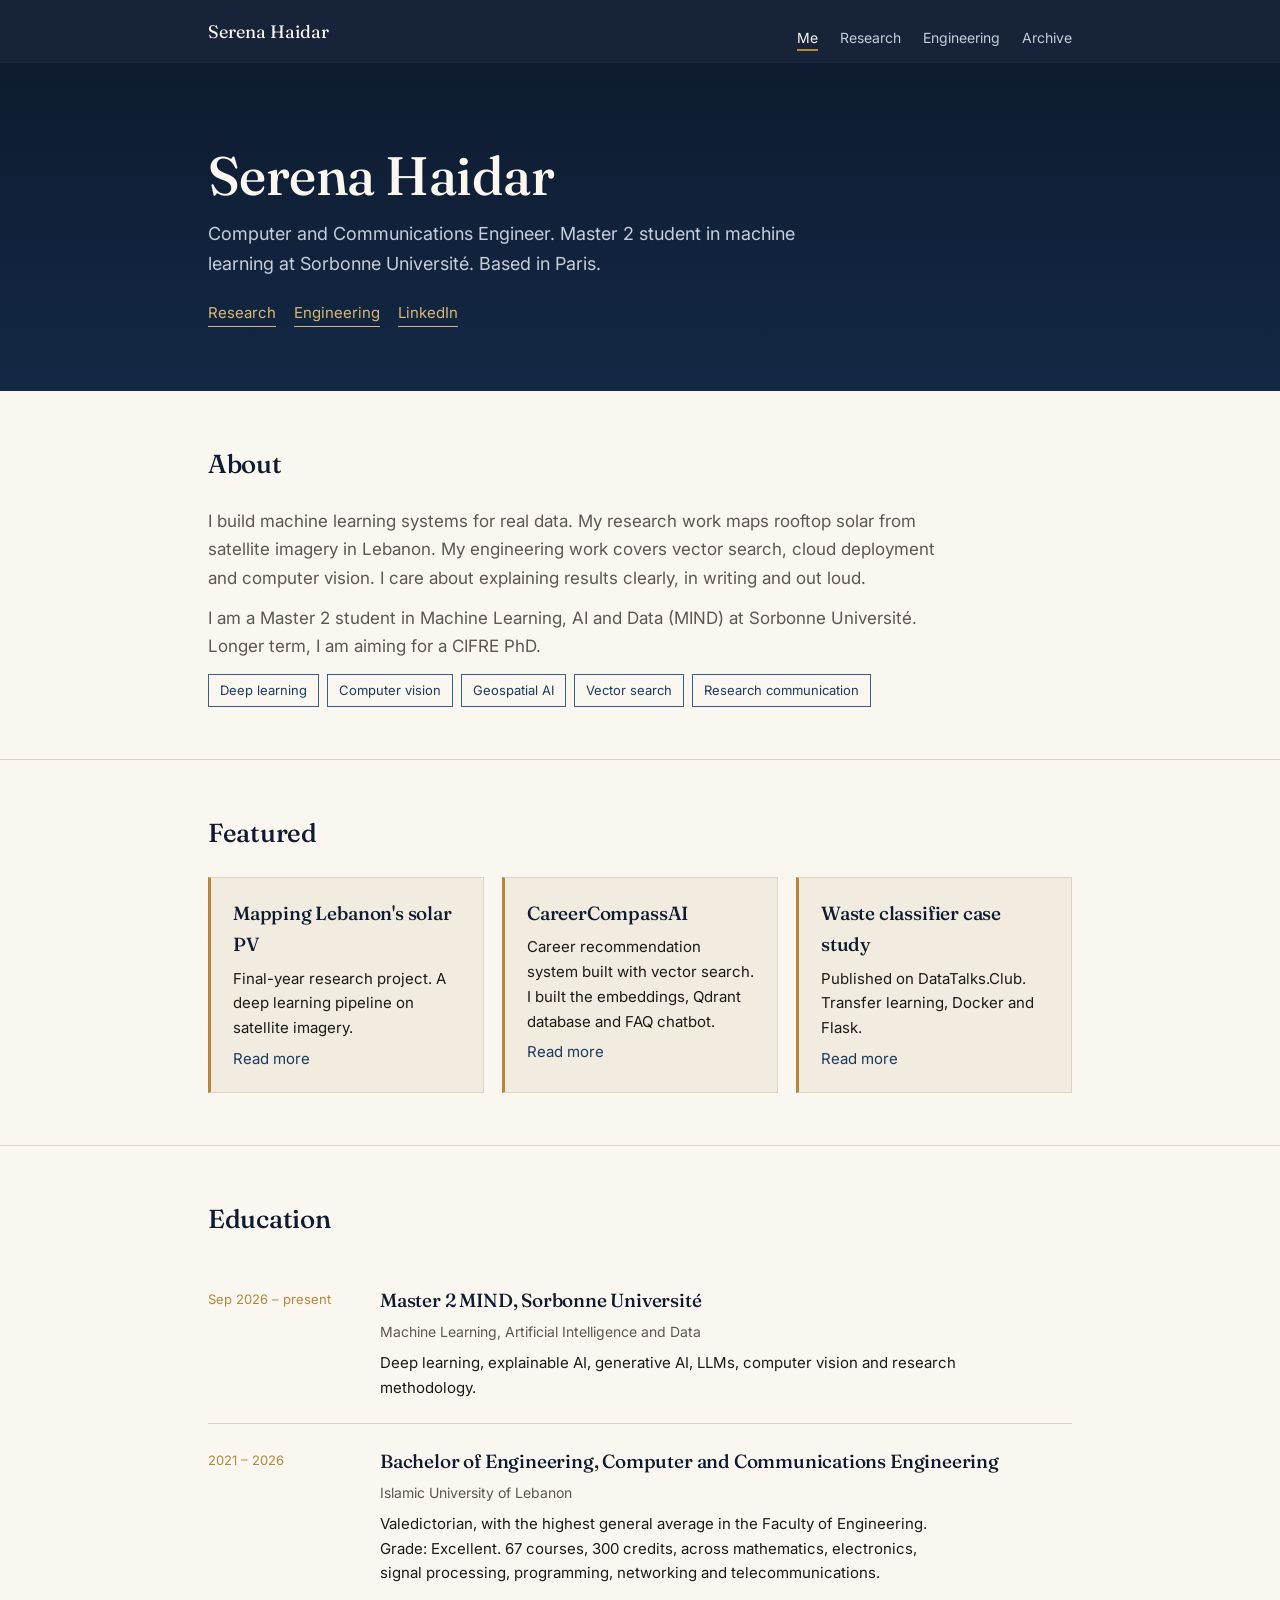
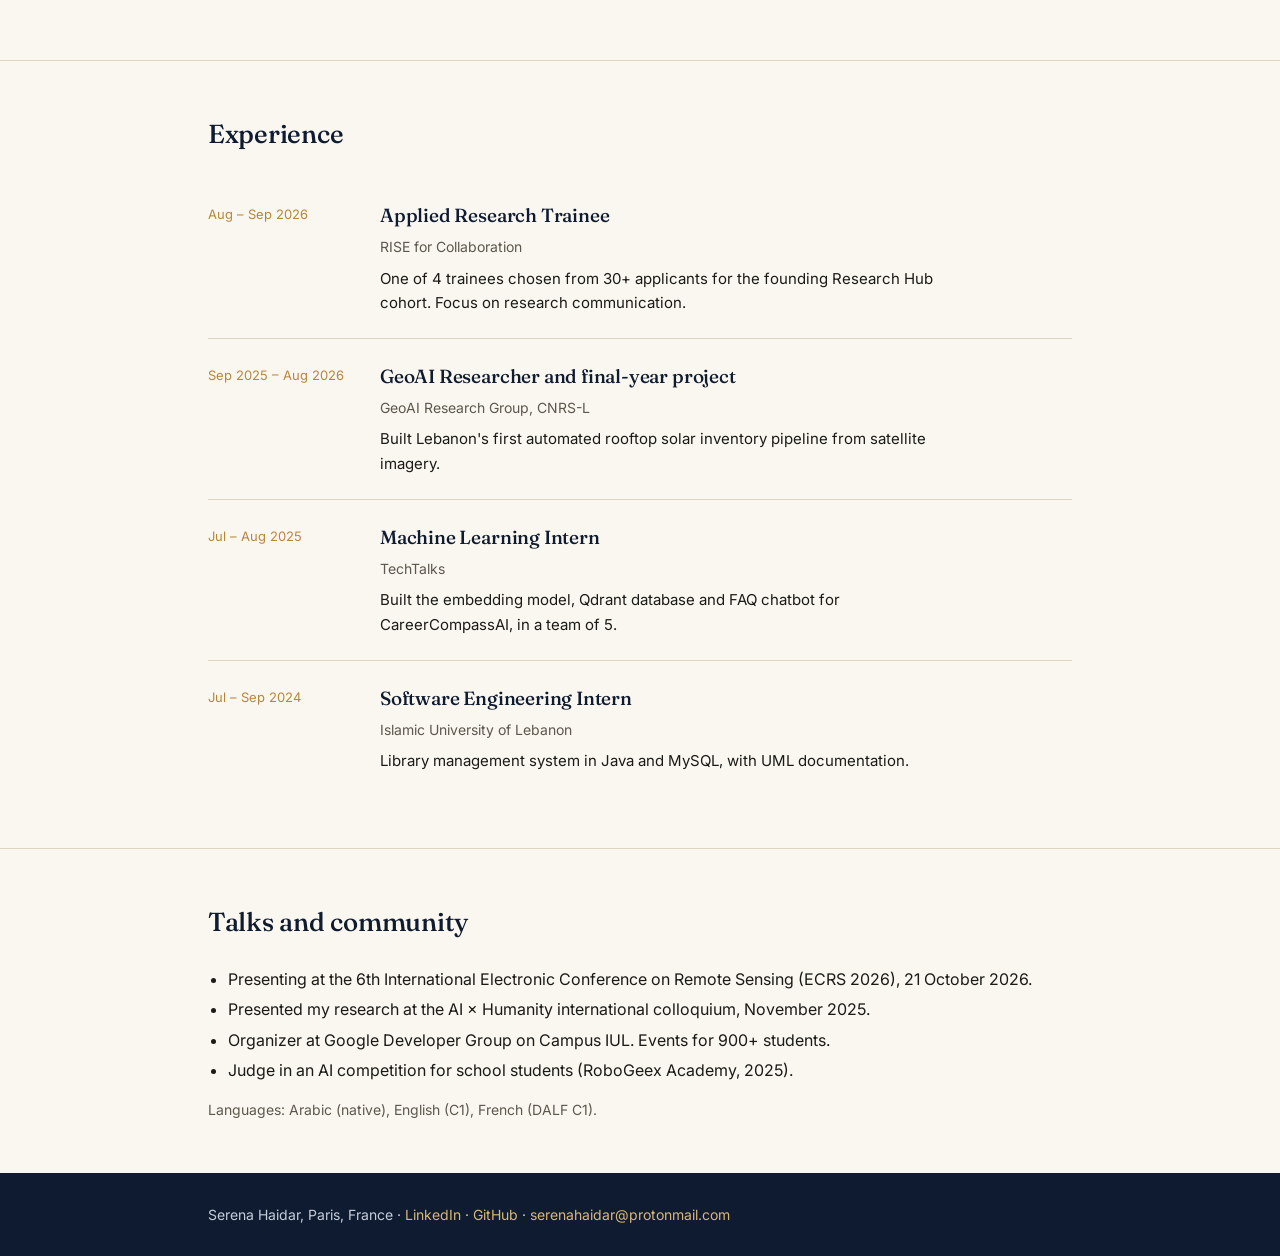
<file: index.html>
<!DOCTYPE html>
<html lang="en"><head><meta charset="UTF-8"><meta name="viewport" content="width=device-width,initial-scale=1">
<title>Me | Serena Haidar</title>
<link rel="preconnect" href="https://fonts.googleapis.com"><link rel="preconnect" href="https://fonts.gstatic.com" crossorigin>
<link href="https://fonts.googleapis.com/css2?family=Fraunces:opsz,wght@9..144,400;9..144,500;9..144,600&family=Inter:wght@400;500;600&display=swap" rel="stylesheet">
<link rel="stylesheet" href="style.css"></head><body>
<nav><div class="wrap"><span class="brand">Serena Haidar</span><ul><li><a href="index.html" aria-current="page">Me</a></li><li><a href="research.html">Research</a></li><li><a href="engineering.html">Engineering</a></li><li><a href="archive.html">Archive</a></li></ul></div></nav>
<header class="hero"><div class="wrap"><h1>Serena Haidar</h1><p>Computer and Communications Engineer. Master 2 student in machine learning at Sorbonne Université. Based in Paris.</p>
<div class="links"><a href="research.html">Research</a><a href="engineering.html">Engineering</a><a href="https://linkedin.com/in/serena-haidar">LinkedIn</a></div></div></header>
<section><div class="wrap"><h2>About</h2>
<p class="lede">I build machine learning systems for real data. My research work maps rooftop solar from satellite imagery in Lebanon. My engineering work covers vector search, cloud deployment and computer vision. I care about explaining results clearly, in writing and out loud.</p>
<p class="lede">I am a Master 2 student in Machine Learning, AI and Data (MIND) at Sorbonne Université. Longer term, I am aiming for a CIFRE PhD.</p>
<div class="tags"><span>Deep learning</span><span>Computer vision</span><span>Geospatial AI</span><span>Vector search</span><span>Research communication</span></div></div></section>
<section><div class="wrap"><h2>Featured</h2><div class="grid">
<div class="card"><h3>Mapping Lebanon's solar PV</h3><p>Final-year research project. A deep learning pipeline on satellite imagery.</p><p><a href="research.html">Read more</a></p></div>
<div class="card"><h3>CareerCompassAI</h3><p>Career recommendation system built with vector search. I built the embeddings, Qdrant database and FAQ chatbot.</p><p><a href="engineering.html">Read more</a></p></div>
<div class="card"><h3>Waste classifier case study</h3><p>Published on DataTalks.Club. Transfer learning, Docker and Flask.</p><p><a href="research.html#writing">Read more</a></p></div>
</div></div></section>
<section><div class="wrap"><h2>Education</h2>
<div class="item"><div class="date">Sep 2026 – present</div><div><h3>Master 2 MIND, Sorbonne Université</h3><div class="org">Machine Learning, Artificial Intelligence and Data</div><p>Deep learning, explainable AI, generative AI, LLMs, computer vision and research methodology.</p></div></div>
<div class="item"><div class="date">2021 – 2026</div><div><h3>Bachelor of Engineering, Computer and Communications Engineering</h3><div class="org">Islamic University of Lebanon</div><p>Valedictorian, with the highest general average in the Faculty of Engineering. Grade: Excellent. 67 courses, 300 credits, across mathematics, electronics, signal processing, programming, networking and telecommunications.</p></div></div>
</div></section>
<section><div class="wrap"><h2>Experience</h2>
<div class="item"><div class="date">Aug – Sep 2026</div><div><h3>Applied Research Trainee</h3><div class="org">RISE for Collaboration</div><p>One of 4 trainees chosen from 30+ applicants for the founding Research Hub cohort. Focus on research communication.</p></div></div>
<div class="item"><div class="date">Sep 2025 – Aug 2026</div><div><h3>GeoAI Researcher and final-year project</h3><div class="org">GeoAI Research Group, CNRS-L</div><p>Built Lebanon's first automated rooftop solar inventory pipeline from satellite imagery.</p></div></div>
<div class="item"><div class="date">Jul – Aug 2025</div><div><h3>Machine Learning Intern</h3><div class="org">TechTalks</div><p>Built the embedding model, Qdrant database and FAQ chatbot for CareerCompassAI, in a team of 5.</p></div></div>
<div class="item"><div class="date">Jul – Sep 2024</div><div><h3>Software Engineering Intern</h3><div class="org">Islamic University of Lebanon</div><p>Library management system in Java and MySQL, with UML documentation.</p></div></div>
</div></section>
<section><div class="wrap"><h2>Talks and community</h2>
<ul><li>Presenting at the 6th International Electronic Conference on Remote Sensing (ECRS 2026), 21 October 2026.</li>
<li>Presented my research at the AI × Humanity international colloquium, November 2025.</li>
<li>Organizer at Google Developer Group on Campus IUL. Events for 900+ students.</li>
<li>Judge in an AI competition for school students (RoboGeex Academy, 2025).</li></ul>
<p class="note" style="margin-top:14px">Languages: Arabic (native), English (C1), French (DALF C1).</p></div></section>
<footer><div class="wrap">Serena Haidar, Paris, France · <a href="https://linkedin.com/in/serena-haidar">LinkedIn</a> · <a href="https://github.com/serena-haidar">GitHub</a> · <a href="mailto:serenahaidar@protonmail.com">serenahaidar@protonmail.com</a></div></footer>
</body></html>
</file>
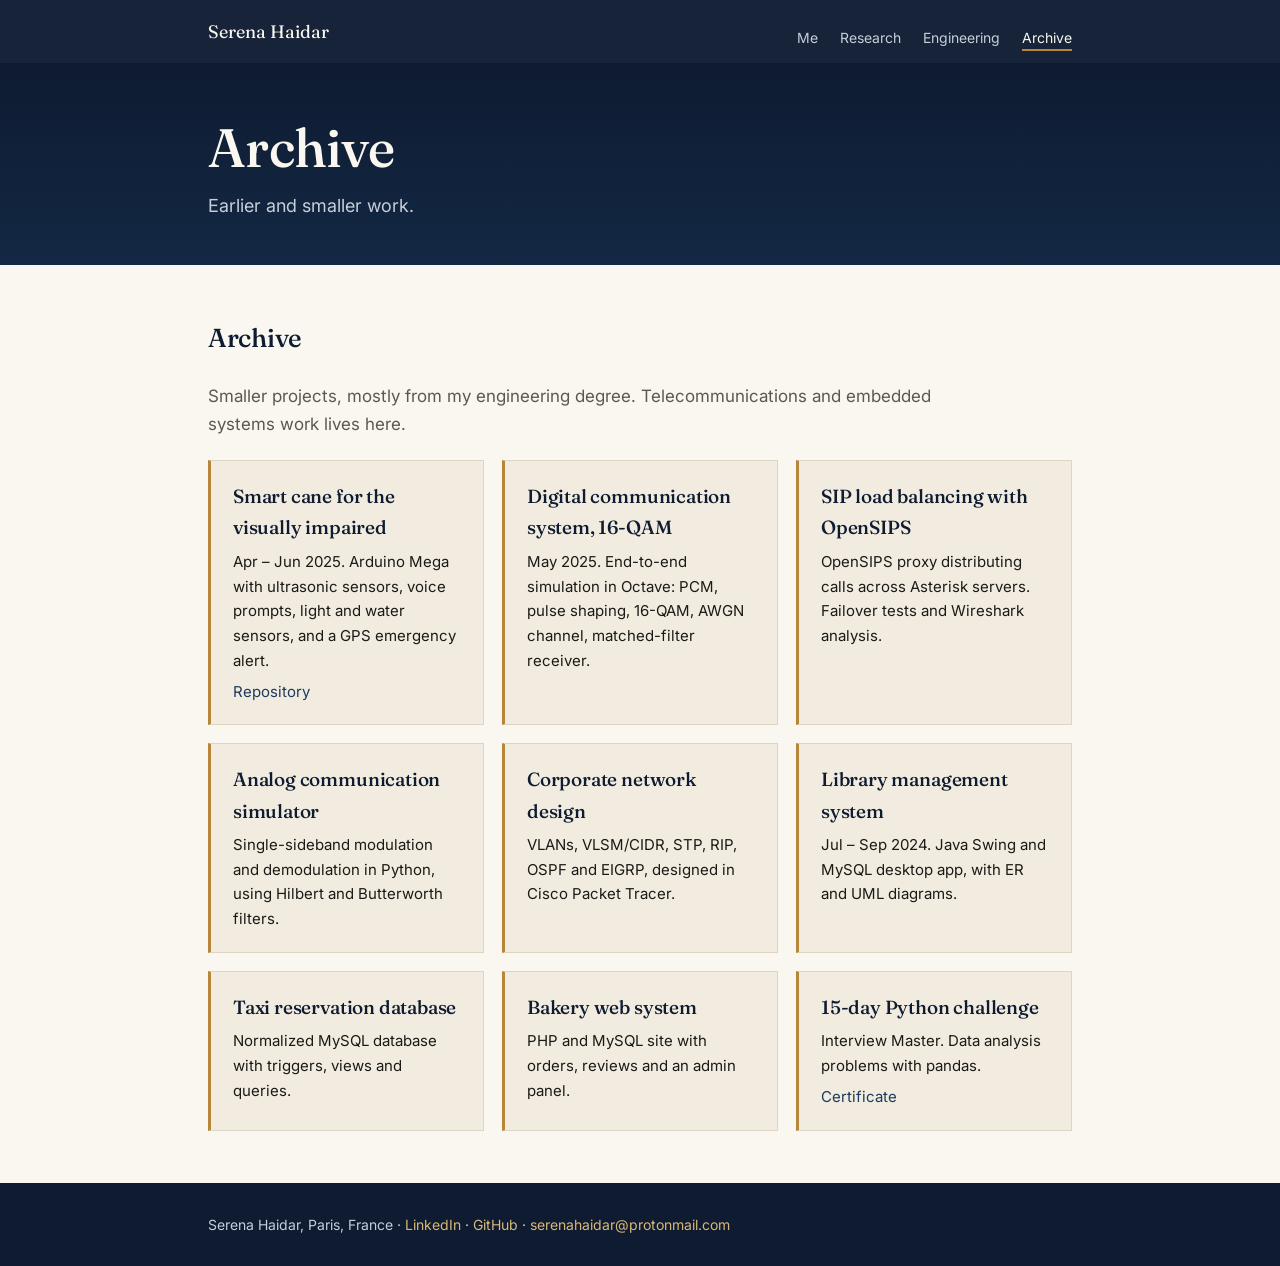
<file: archive.html>
<!DOCTYPE html>
<html lang="en"><head><meta charset="UTF-8"><meta name="viewport" content="width=device-width,initial-scale=1">
<title>Archive | Serena Haidar</title>
<link rel="preconnect" href="https://fonts.googleapis.com"><link rel="preconnect" href="https://fonts.gstatic.com" crossorigin>
<link href="https://fonts.googleapis.com/css2?family=Fraunces:opsz,wght@9..144,400;9..144,500;9..144,600&family=Inter:wght@400;500;600&display=swap" rel="stylesheet">
<link rel="stylesheet" href="style.css"></head><body>
<nav><div class="wrap"><span class="brand">Serena Haidar</span><ul><li><a href="index.html">Me</a></li><li><a href="research.html">Research</a></li><li><a href="engineering.html">Engineering</a></li><li><a href="archive.html" aria-current="page">Archive</a></li></ul></div></nav>
<header class="hero small"><div class="wrap"><h1>Archive</h1><p>Earlier and smaller work.</p></div></header>
<section><div class="wrap"><h2>Archive</h2><p class="lede">Smaller projects, mostly from my engineering degree. Telecommunications and embedded systems work lives here.</p><div class="grid" style="margin-top:22px">
<div class="card"><h3>Smart cane for the visually impaired</h3><p>Apr – Jun 2025. Arduino Mega with ultrasonic sensors, voice prompts, light and water sensors, and a GPS emergency alert.</p><p><a href="https://lnkd.in/e388Wvmu">Repository</a></p></div>
<div class="card"><h3>Digital communication system, 16-QAM</h3><p>May 2025. End-to-end simulation in Octave: PCM, pulse shaping, 16-QAM, AWGN channel, matched-filter receiver.</p></div>
<div class="card"><h3>SIP load balancing with OpenSIPS</h3><p>OpenSIPS proxy distributing calls across Asterisk servers. Failover tests and Wireshark analysis.</p></div>
<div class="card"><h3>Analog communication simulator</h3><p>Single-sideband modulation and demodulation in Python, using Hilbert and Butterworth filters.</p></div>
<div class="card"><h3>Corporate network design</h3><p>VLANs, VLSM/CIDR, STP, RIP, OSPF and EIGRP, designed in Cisco Packet Tracer.</p></div>
<div class="card"><h3>Library management system</h3><p>Jul – Sep 2024. Java Swing and MySQL desktop app, with ER and UML diagrams.</p></div>
<div class="card"><h3>Taxi reservation database</h3><p>Normalized MySQL database with triggers, views and queries.</p></div>
<div class="card"><h3>Bakery web system</h3><p>PHP and MySQL site with orders, reviews and an admin panel.</p></div>
<div class="card"><h3>15-day Python challenge</h3><p>Interview Master. Data analysis problems with pandas.</p><p><a href="https://lnkd.in/eiyp7jWZ">Certificate</a></p></div>
</div></div></section>
<footer><div class="wrap">Serena Haidar, Paris, France · <a href="https://linkedin.com/in/serena-haidar">LinkedIn</a> · <a href="https://github.com/serena-haidar">GitHub</a> · <a href="mailto:serenahaidar@protonmail.com">serenahaidar@protonmail.com</a></div></footer>
</body></html>
</file>
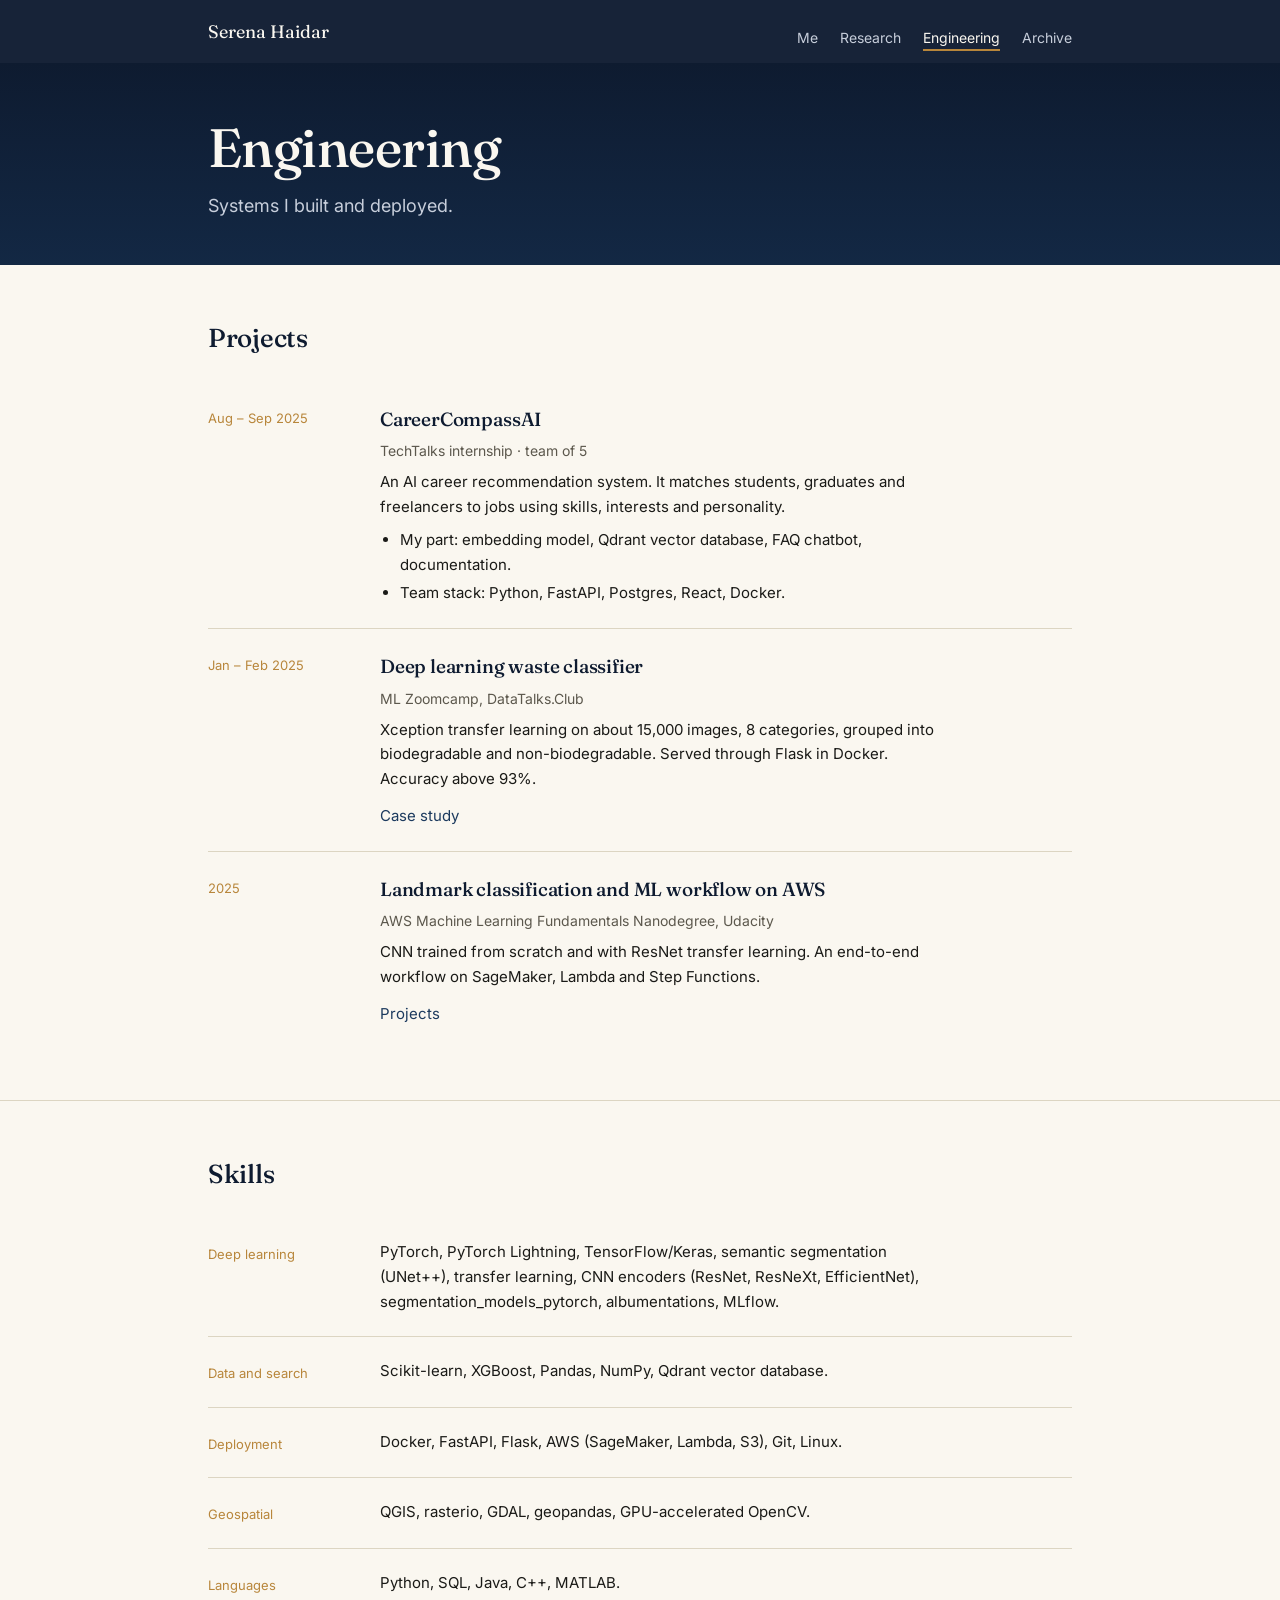
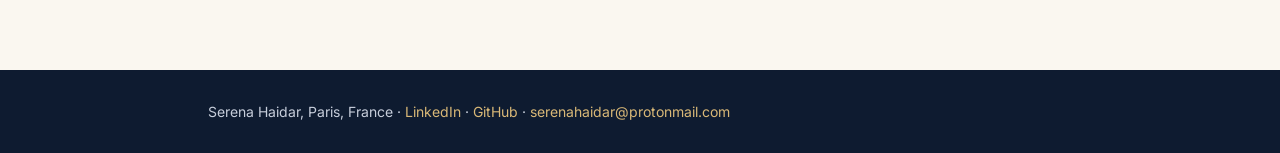
<file: engineering.html>
<!DOCTYPE html>
<html lang="en"><head><meta charset="UTF-8"><meta name="viewport" content="width=device-width,initial-scale=1">
<title>Engineering | Serena Haidar</title>
<link rel="preconnect" href="https://fonts.googleapis.com"><link rel="preconnect" href="https://fonts.gstatic.com" crossorigin>
<link href="https://fonts.googleapis.com/css2?family=Fraunces:opsz,wght@9..144,400;9..144,500;9..144,600&family=Inter:wght@400;500;600&display=swap" rel="stylesheet">
<link rel="stylesheet" href="style.css"></head><body>
<nav><div class="wrap"><span class="brand">Serena Haidar</span><ul><li><a href="index.html">Me</a></li><li><a href="research.html">Research</a></li><li><a href="engineering.html" aria-current="page">Engineering</a></li><li><a href="archive.html">Archive</a></li></ul></div></nav>
<header class="hero small"><div class="wrap"><h1>Engineering</h1><p>Systems I built and deployed.</p></div></header>
<section><div class="wrap"><h2>Projects</h2>
<div class="item"><div class="date">Aug – Sep 2025</div><div><h3>CareerCompassAI</h3><div class="org">TechTalks internship · team of 5</div><p>An AI career recommendation system. It matches students, graduates and freelancers to jobs using skills, interests and personality.</p><ul><li>My part: embedding model, Qdrant vector database, FAQ chatbot, documentation.</li><li>Team stack: Python, FastAPI, Postgres, React, Docker.</li></ul></div></div>
<div class="item"><div class="date">Jan – Feb 2025</div><div><h3>Deep learning waste classifier</h3><div class="org">ML Zoomcamp, DataTalks.Club</div><p>Xception transfer learning on about 15,000 images, 8 categories, grouped into biodegradable and non-biodegradable. Served through Flask in Docker. Accuracy above 93%.</p><p><a href='https://datatalks.club/blog/how-to-build-waste-classifier-case-study-from-ml-zoomcamp.html'>Case study</a></p></div></div>
<div class="item"><div class="date">2025</div><div><h3>Landmark classification and ML workflow on AWS</h3><div class="org">AWS Machine Learning Fundamentals Nanodegree, Udacity</div><p>CNN trained from scratch and with ResNet transfer learning. An end-to-end workflow on SageMaker, Lambda and Step Functions.</p><p><a href='https://lnkd.in/exq5smpR'>Projects</a></p></div></div>
</div></section>
<section><div class="wrap"><h2>Skills</h2>
<div class="item"><div class="date">Deep learning</div><p>PyTorch, PyTorch Lightning, TensorFlow/Keras, semantic segmentation (UNet++), transfer learning, CNN encoders (ResNet, ResNeXt, EfficientNet), segmentation_models_pytorch, albumentations, MLflow.</p></div>
<div class="item"><div class="date">Data and search</div><p>Scikit-learn, XGBoost, Pandas, NumPy, Qdrant vector database.</p></div>
<div class="item"><div class="date">Deployment</div><p>Docker, FastAPI, Flask, AWS (SageMaker, Lambda, S3), Git, Linux.</p></div>
<div class="item"><div class="date">Geospatial</div><p>QGIS, rasterio, GDAL, geopandas, GPU-accelerated OpenCV.</p></div>
<div class="item"><div class="date">Languages</div><p>Python, SQL, Java, C++, MATLAB.</p></div></div></section>
<footer><div class="wrap">Serena Haidar, Paris, France · <a href="https://linkedin.com/in/serena-haidar">LinkedIn</a> · <a href="https://github.com/serena-haidar">GitHub</a> · <a href="mailto:serenahaidar@protonmail.com">serenahaidar@protonmail.com</a></div></footer>
</body></html>
</file>
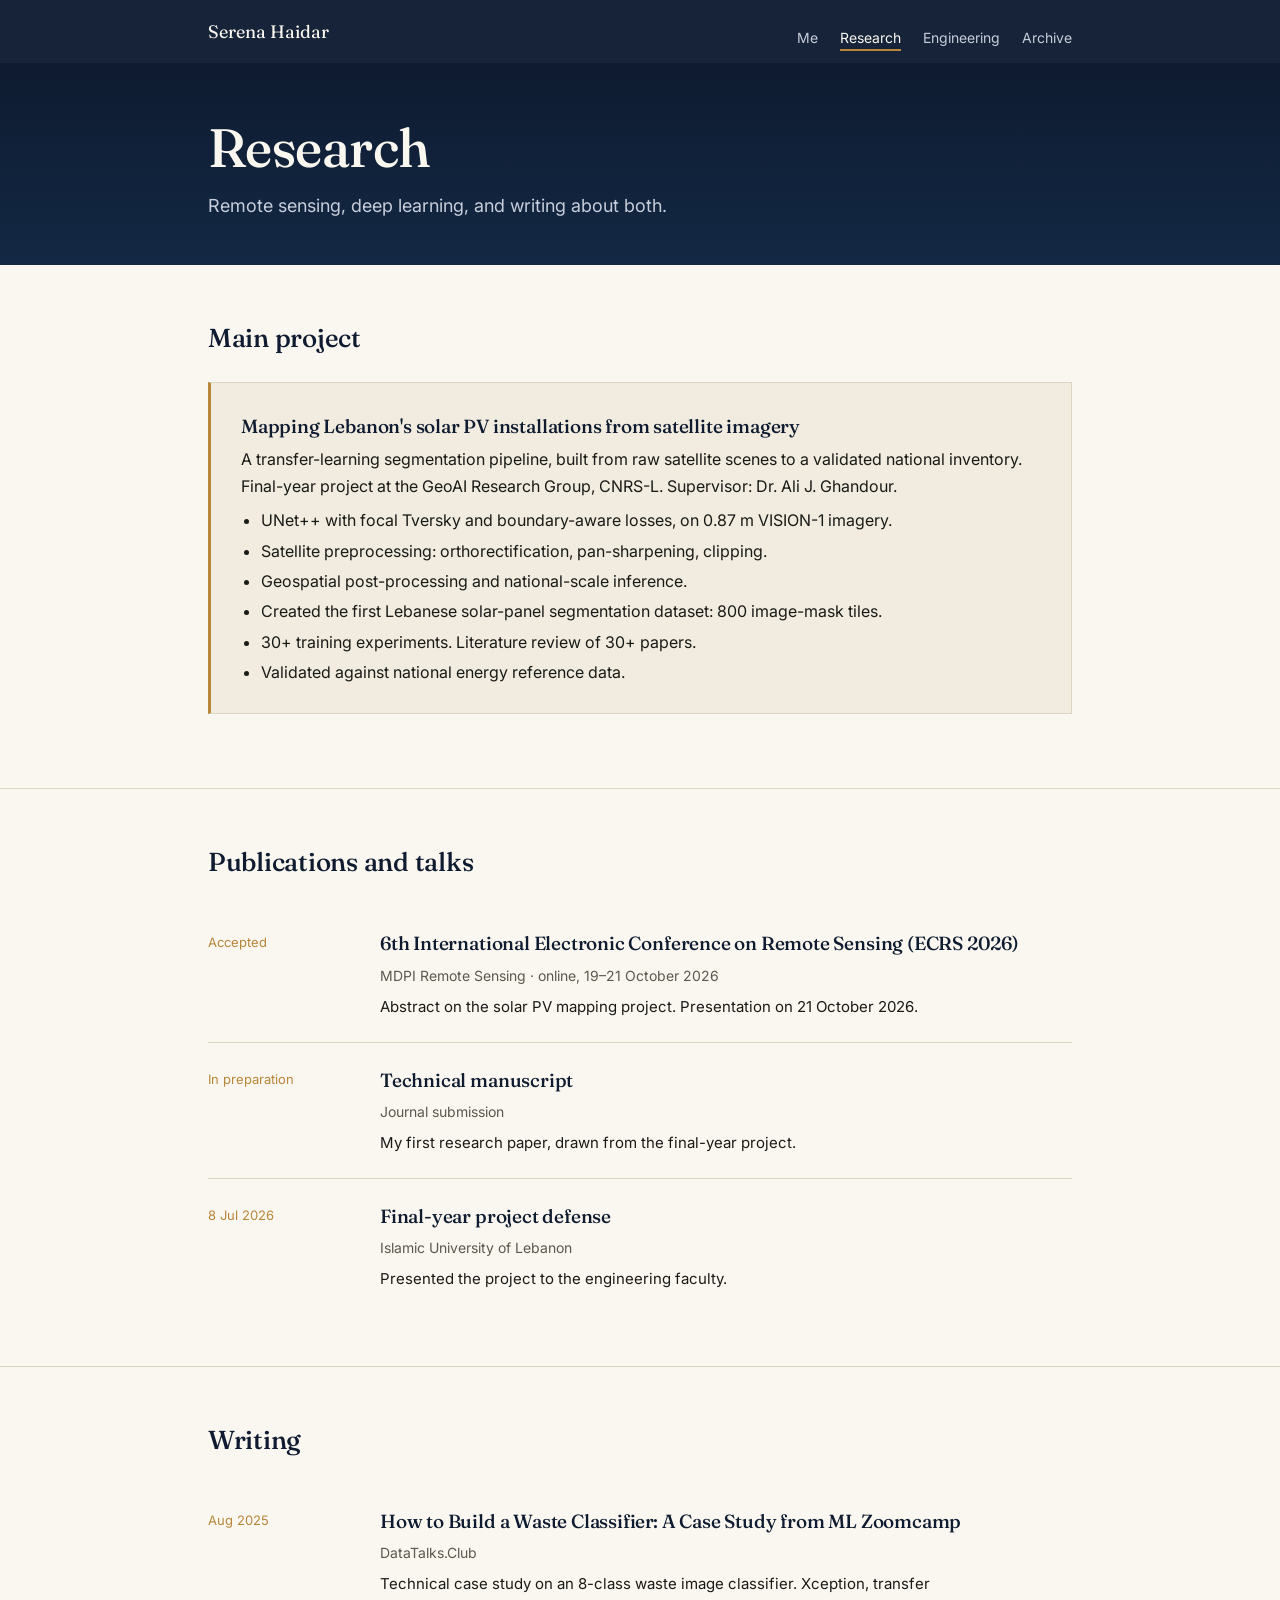
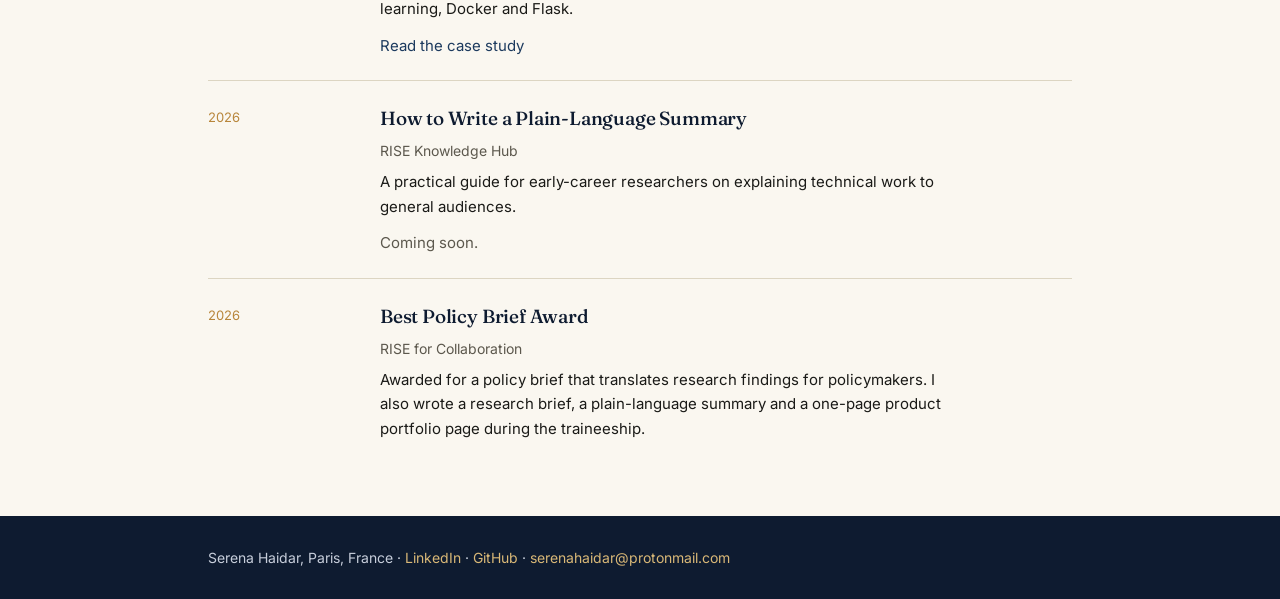
<file: research.html>
<!DOCTYPE html>
<html lang="en"><head><meta charset="UTF-8"><meta name="viewport" content="width=device-width,initial-scale=1">
<title>Research | Serena Haidar</title>
<link rel="preconnect" href="https://fonts.googleapis.com"><link rel="preconnect" href="https://fonts.gstatic.com" crossorigin>
<link href="https://fonts.googleapis.com/css2?family=Fraunces:opsz,wght@9..144,400;9..144,500;9..144,600&family=Inter:wght@400;500;600&display=swap" rel="stylesheet">
<link rel="stylesheet" href="style.css"></head><body>
<nav><div class="wrap"><span class="brand">Serena Haidar</span><ul><li><a href="index.html">Me</a></li><li><a href="research.html" aria-current="page">Research</a></li><li><a href="engineering.html">Engineering</a></li><li><a href="archive.html">Archive</a></li></ul></div></nav>
<header class="hero small"><div class="wrap"><h1>Research</h1><p>Remote sensing, deep learning, and writing about both.</p></div></header>
<section><div class="wrap"><h2>Main project</h2><div class="feature"><h3>Mapping Lebanon's solar PV installations from satellite imagery</h3>
<p>A transfer-learning segmentation pipeline, built from raw satellite scenes to a validated national inventory. Final-year project at the GeoAI Research Group, CNRS-L. Supervisor: Dr. Ali J. Ghandour.</p>
<ul><li>UNet++ with focal Tversky and boundary-aware losses, on 0.87 m VISION-1 imagery.</li>
<li>Satellite preprocessing: orthorectification, pan-sharpening, clipping.</li>
<li>Geospatial post-processing and national-scale inference.</li>
<li>Created the first Lebanese solar-panel segmentation dataset: 800 image-mask tiles.</li>
<li>30+ training experiments. Literature review of 30+ papers.</li>
<li>Validated against national energy reference data.</li></ul></div></div></section>
<section><div class="wrap"><h2>Publications and talks</h2>
<div class="item"><div class="date">Accepted</div><div><h3>6th International Electronic Conference on Remote Sensing (ECRS 2026)</h3><div class="org">MDPI Remote Sensing · online, 19–21 October 2026</div><p>Abstract on the solar PV mapping project. Presentation on 21 October 2026.</p></div></div>
<div class="item"><div class="date">In preparation</div><div><h3>Technical manuscript</h3><div class="org">Journal submission</div><p>My first research paper, drawn from the final-year project.</p></div></div>
<div class="item"><div class="date">8 Jul 2026</div><div><h3>Final-year project defense</h3><div class="org">Islamic University of Lebanon</div><p>Presented the project to the engineering faculty.</p></div></div>
</div></section>
<section id="writing"><div class="wrap"><h2>Writing</h2>
<div class="item"><div class="date">Aug 2025</div><div><h3>How to Build a Waste Classifier: A Case Study from ML Zoomcamp</h3><div class="org">DataTalks.Club</div><p>Technical case study on an 8-class waste image classifier. Xception, transfer learning, Docker and Flask.</p><p><a href='https://datatalks.club/blog/how-to-build-waste-classifier-case-study-from-ml-zoomcamp.html'>Read the case study</a></p></div></div>
<div class="item"><div class="date">2026</div><div><h3>How to Write a Plain-Language Summary</h3><div class="org">RISE Knowledge Hub</div><p>A practical guide for early-career researchers on explaining technical work to general audiences.</p><p class='note'>Coming soon.</p></div></div>
<div class="item"><div class="date">2026</div><div><h3>Best Policy Brief Award</h3><div class="org">RISE for Collaboration</div><p>Awarded for a policy brief that translates research findings for policymakers. I also wrote a research brief, a plain-language summary and a one-page product portfolio page during the traineeship.</p></div></div>
</div></section>
<footer><div class="wrap">Serena Haidar, Paris, France · <a href="https://linkedin.com/in/serena-haidar">LinkedIn</a> · <a href="https://github.com/serena-haidar">GitHub</a> · <a href="mailto:serenahaidar@protonmail.com">serenahaidar@protonmail.com</a></div></footer>
</body></html>
</file>
<file: style.css>
:root{--navy:#0e1b30;--navy2:#1c3a5e;--blue:#3a5f8a;--paper:#faf7f0;--dim:#f1ecdf;--gold:#b8863b;--goldsoft:#d9b877;--ink:#1a1a17;--soft:#5c584d;--rule:#dcd5c2}
*{box-sizing:border-box;margin:0;padding:0}
html{scroll-behavior:smooth}
body{background:var(--paper);color:var(--ink);font:16px/1.65 'Inter',sans-serif;-webkit-font-smoothing:antialiased}
h1,h2,h3{font-family:'Fraunces',serif;font-weight:500;color:var(--navy);letter-spacing:-.01em}
a{color:var(--navy2);text-decoration:none}a:hover{color:var(--gold)}
a:focus-visible{outline:2px solid var(--gold);outline-offset:3px}
.wrap{max-width:920px;margin:0 auto;padding:0 28px}
nav{position:sticky;top:0;z-index:10;background:rgba(14,27,48,.96);backdrop-filter:blur(6px)}
nav .wrap{display:flex;justify-content:space-between;align-items:center;gap:20px;padding:14px 28px;flex-wrap:wrap}
nav .brand{font-family:'Fraunces',serif;color:var(--paper);font-size:18px}
nav ul{display:flex;gap:22px;list-style:none;font-size:14px}
nav ul a{color:#c7cedb;padding-bottom:3px}
nav ul a:hover{color:var(--paper)}
nav ul a[aria-current]{color:var(--paper);border-bottom:2px solid var(--gold)}
.hero{background:linear-gradient(180deg,var(--navy),#132844);color:var(--paper);padding:84px 0 64px}
.hero.small{padding:56px 0 44px}
.hero h1{color:var(--paper);font-size:clamp(34px,5.5vw,54px);line-height:1.08;margin-bottom:14px}
.hero p{color:#c7cedb;font-size:18px;max-width:58ch}
.hero .links{margin-top:22px;display:flex;gap:18px;flex-wrap:wrap;font-size:15px}
.hero .links a{color:var(--goldsoft);border-bottom:1px solid var(--goldsoft)}
section{padding:52px 0;border-bottom:1px solid var(--rule)}
section:last-of-type{border-bottom:0}
h2{font-size:26px;margin-bottom:22px}
h3{font-size:19px;margin-bottom:4px}
p+p{margin-top:12px}
.lede{font-size:17px;color:var(--soft);max-width:68ch}
.item{display:grid;grid-template-columns:150px 1fr;gap:22px;padding:22px 0;border-top:1px solid var(--rule)}
.item:first-of-type{border-top:0}
.date{font-size:13px;color:var(--gold);padding-top:4px}
.org{font-size:14px;color:var(--soft);margin-bottom:8px}
.item p,.item li{font-size:15px;max-width:64ch}
ul{padding-left:20px;margin-top:8px}li{margin-top:4px}
.feature{background:var(--dim);border:1px solid var(--rule);border-left:3px solid var(--gold);padding:28px 30px;margin-bottom:22px}
.grid{display:grid;grid-template-columns:repeat(auto-fit,minmax(250px,1fr));gap:18px}
.card{background:var(--dim);border:1px solid var(--rule);border-left:3px solid var(--gold);padding:20px 22px}
.card p{font-size:15px;margin-top:6px}
.tags{display:flex;flex-wrap:wrap;gap:8px;margin-top:14px}
.tags span{font-size:13px;padding:5px 11px;border:1px solid var(--blue);color:var(--navy2)}
.note{font-size:14px;color:var(--soft)}
footer{background:var(--navy);color:#c7cedb;padding:30px 0;font-size:14px}
footer a{color:var(--goldsoft)}
@media(max-width:640px){.item{grid-template-columns:1fr;gap:4px}nav ul{gap:16px}}
@media(prefers-reduced-motion:reduce){html{scroll-behavior:auto}}
</file>
